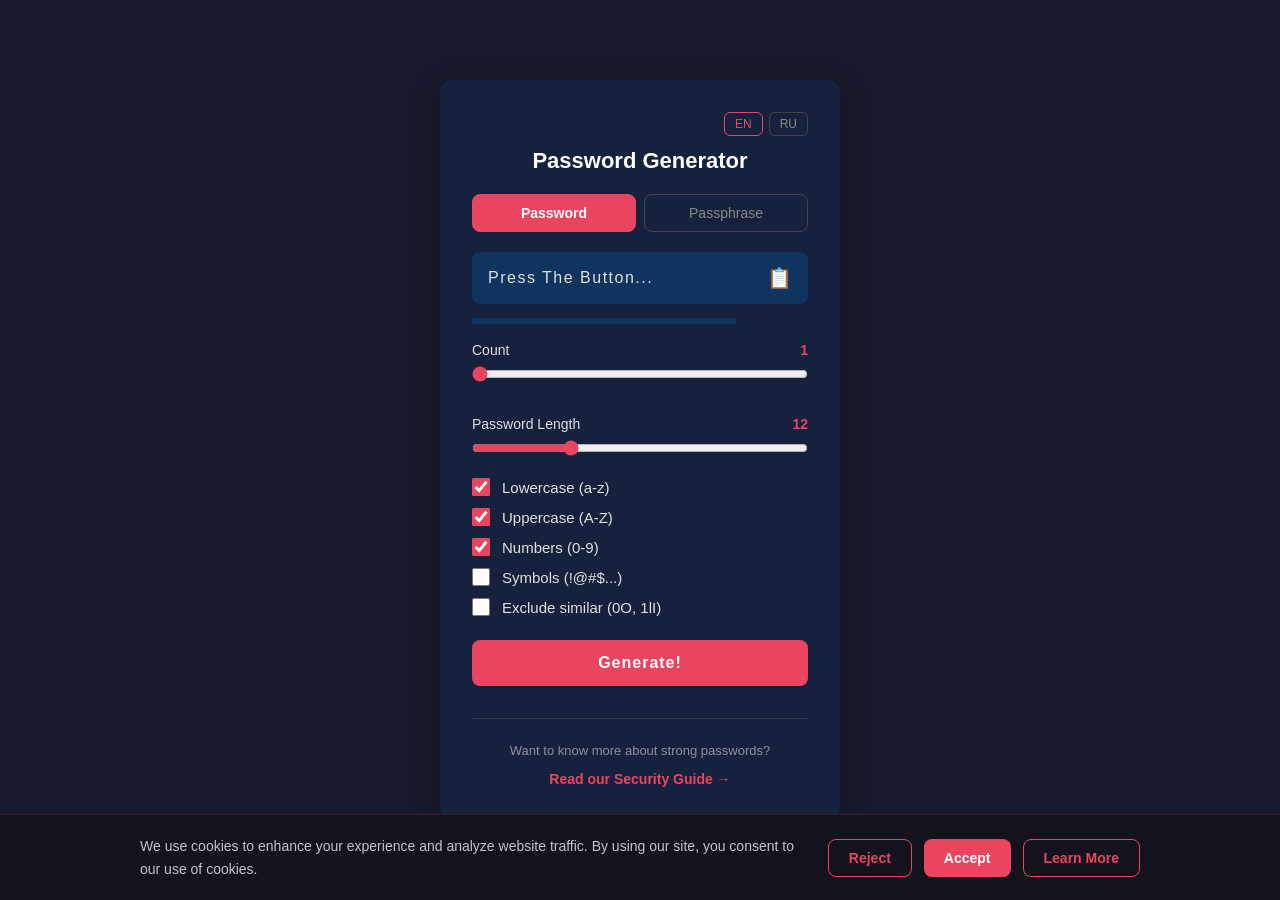
<file: index.html>
<!DOCTYPE html>
<html lang="en">
<head>
    <meta charset="UTF-8">
    <meta name="viewport" content="width=device-width, initial-scale=1.0">

    <meta http-equiv="Content-Security-Policy" content="script-src 'self' 'unsafe-inline';">    <!-- Primary SEO -->
    <title>Password Generator — Strong & Secure Passwords Online | Free Tool</title>
    <meta name="description" content="Generate strong, secure passwords and passphrases instantly. Free online password generator with length control, symbols, uppercase, numbers and strength indicator.">
    <meta name="keywords" content="password generator, secure password, random password, passphrase generator, strong password, free password tool, online password maker">
    <meta name="author" content="Gameskiller1">
    <meta name="robots" content="index, follow">
    <link rel="canonical" href="https://gameskiller1.github.io/Password-Generator/">

    <!-- Open Graph (Facebook, Telegram, VK) -->
    <meta property="og:type" content="website">
    <meta property="og:url" content="https://gameskiller1.github.io/Password-Generator/">
    <meta property="og:title" content="Password Generator — Strong & Secure Passwords Online">
    <meta property="og:description" content="Generate strong, secure passwords and passphrases instantly. Free online tool with strength indicator.">
    <meta property="og:image" content="https://gameskiller1.github.io/Password-Generator/assets/images/og-image.png">
    <meta property="og:locale" content="en_US">
    <meta property="og:locale:alternate" content="ru_RU">

    <!-- Twitter Card -->
    <meta name="twitter:card" content="summary_large_image">
    <meta name="twitter:url" content="https://gameskiller1.github.io/Password-Generator/">
    <meta name="twitter:title" content="Password Generator — Strong & Secure Passwords Online">
    <meta name="twitter:description" content="Generate strong, secure passwords and passphrases instantly. Free online tool with strength indicator.">
    <meta name="twitter:image" content="https://gameskiller1.github.io/Password-Generator/assets/images/og-image.png">

    <!-- Theme & PWA -->
    <meta name="theme-color" content="#e94560">
    <meta name="application-name" content="Password Generator">

    <!-- Favicon -->
    <link rel="icon" type="image/png" href="assets/icons/favicon.png">

    <link rel="stylesheet" href="css/styles.css">

    <meta name="google-site-verification" content="2ykH9omjoVWxklgExz_sNH7hOPQ3TyCgdtv5miTSQ7c"/>
</head>
<body>

<div class="card">

    <!-- Language switch -->
    <div class="lang-switch">
        <button class="lang-btn active" data-lang="en">EN</button>
        <button class="lang-btn" data-lang="ru">RU</button>
    </div>

    <h1 data-i18n="title">Password Generator</h1>

    <!-- Mode tabs -->
    <div class="tabs">
        <button class="tab-btn active" data-tab="password" data-i18n="tabPassword">Password</button>
        <button class="tab-btn" data-tab="passphrase" data-i18n="tabPassphrase">Passphrase</button>
    </div>

    <!-- ===== PASSWORD MODE ===== -->
    <div id="tab-password">

        <!-- Password output -->
        <div class="password-box">
            <span id="password-display">Press The Button...</span>
            <button class="copy-btn" title="Copy" data-target="password-display">📋</button>
        </div>

        <!-- Strength indicator -->
        <div class="strength-bar-wrap">
            <div class="strength-bar">
                <div id="strength-fill"></div>
            </div>
            <span id="strength-label"></span>
        </div>

        <!-- Count -->
        <div class="slider-section">
            <div class="slider-label">
                <span data-i18n="count">Count</span>
                <span id="count-value">1</span>
            </div>
            <input type="range" id="count-slider" min="1" max="10" value="1">
        </div>

        <!-- Multiple passwords output -->
        <div id="multi-output"></div>

        <!-- Length slider -->
        <div class="slider-section">
            <div class="slider-label">
                <span data-i18n="length">Password Length</span>
                <span id="length-value">12</span>
            </div>
            <input type="range" id="length-slider" min="4" max="32" value="12">
        </div>

        <!-- Checkboxes -->
        <div class="checkboxes">
            <label class="checkbox-item">
                <input type="checkbox" id="lowercase" checked>
                <span data-i18n="lowercase">Lowercase (a-z)</span>
            </label>
            <label class="checkbox-item">
                <input type="checkbox" id="uppercase" checked>
                <span data-i18n="uppercase">Uppercase (A-Z)</span>
            </label>
            <label class="checkbox-item">
                <input type="checkbox" id="numbers" checked>
                <span data-i18n="numbers">Numbers (0-9)</span>
            </label>
            <label class="checkbox-item">
                <input type="checkbox" id="symbols">
                <span data-i18n="symbols">Symbols (!@#$...)</span>
            </label>
            <label class="checkbox-item">
                <input type="checkbox" id="exclude-similar">
                <span data-i18n="excludeSimilar">Exclude similar (0O, 1lI)</span>
            </label>
        </div>

        <button class="generate-btn" id="generate-btn" data-i18n="generate">Generate!</button>
    </div>

    <!-- ===== PASSPHRASE MODE ===== -->
    <div id="tab-passphrase" class="hidden">

        <div class="password-box">
            <span id="passphrase-display">Press The Button...</span>
            <button class="copy-btn" title="Copy" data-target="passphrase-display">📋</button>
        </div>

        <!-- Strength indicator -->
        <div class="strength-bar-wrap">
            <div class="strength-bar">
                <div id="strength-fill-pp"></div>
            </div>
            <span id="strength-label-pp"></span>
        </div>

        <div class="slider-section">
            <div class="slider-label">
                <span data-i18n="wordCount">Word Count</span>
                <span id="word-count-value">4</span>
            </div>
            <input type="range" id="word-count-slider" min="3" max="8" value="4">
        </div>

        <div class="slider-section">
            <div class="slider-label">
                <span data-i18n="separator">Separator</span>
            </div>
            <div class="separator-options">
                <button class="sep-btn active" data-sep="-">-</button>
                <button class="sep-btn" data-sep=".">.</button>
                <button class="sep-btn" data-sep="_">_</button>
                <button class="sep-btn" data-sep=" ">space</button>
            </div>
        </div>

        <label class="checkbox-item" style="margin-bottom:20px">
            <input type="checkbox" id="pp-capitalize" checked>
            <span data-i18n="capitalize">Capitalize words</span>
        </label>

        <button class="generate-btn" id="generate-pp-btn" data-i18n="generate">Generate!</button>
    </div>
    <!-- Resources section -->
    <div class="resources-section">
        <p data-i18n="learnMore">Want to know more about strong passwords?</p>
        <a href="guide.html" class="resource-link" data-i18n="readGuide">Read our Security Guide →</a>
    </div>

</div>

<script src="js/script.js"></script>
<script src="js/cookies.js"></script>
</body>
</html>
</file>
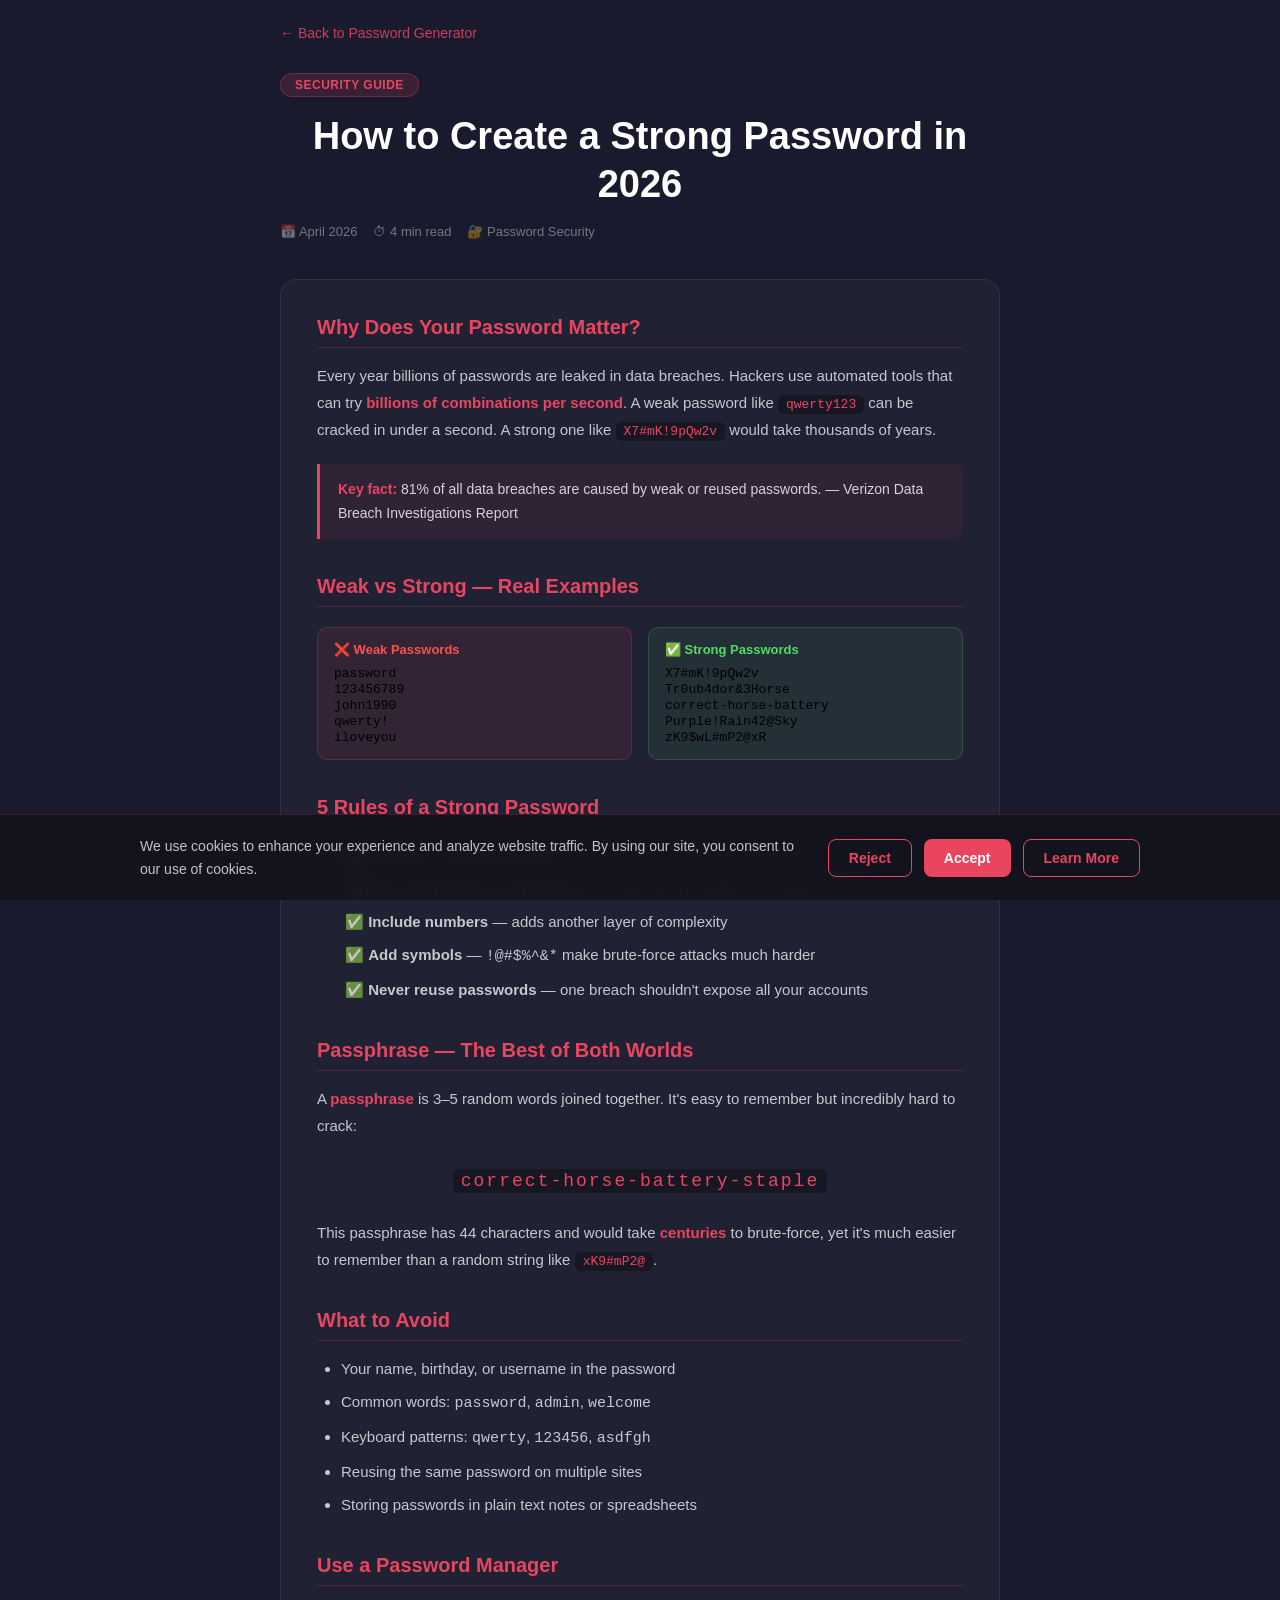
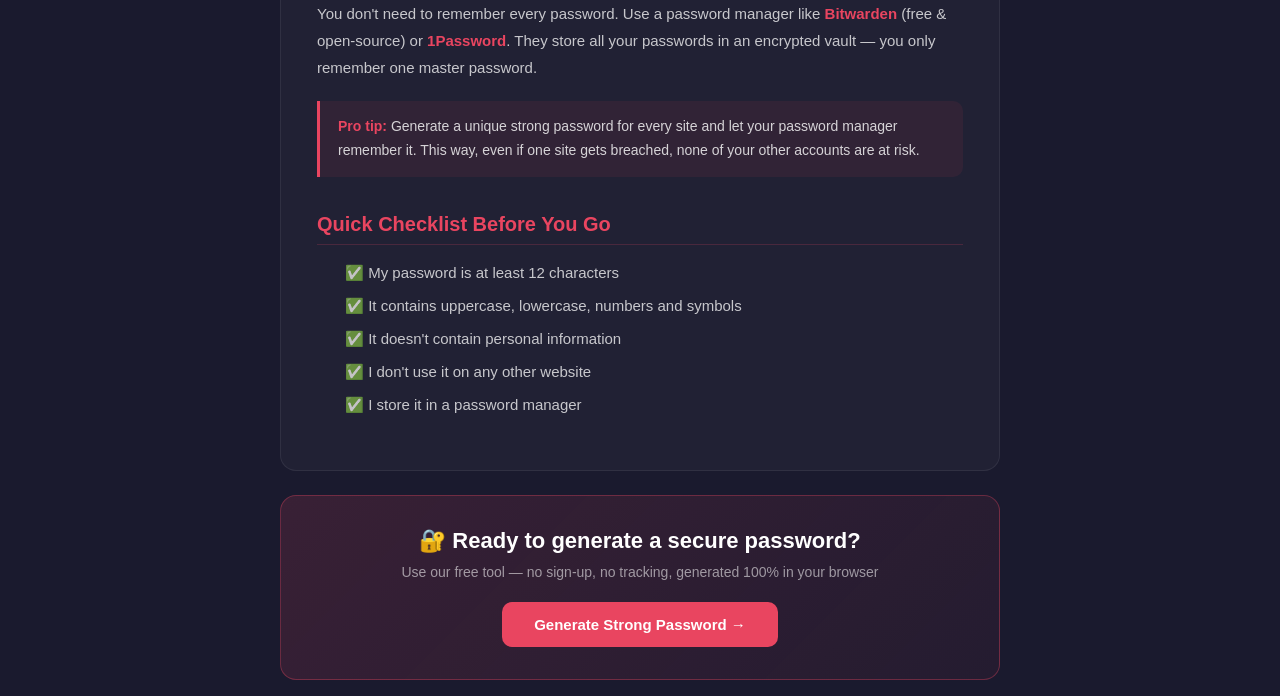
<file: guide.html>
<!DOCTYPE html>
<html lang="en">
<head>
    <meta charset="UTF-8">
    <meta name="viewport" content="width=device-width, initial-scale=1.0">

    <title>How to Create a Strong Password in 2026 | Password Generator</title>
    <meta name="description" content="Learn how to create a strong, secure password that protects your accounts. Tips, examples, and a free password generator tool.">
    <meta name="keywords" content="how to create strong password, secure password tips, password security, strong password guide">
    <meta name="author" content="Gameskiller1">
    <meta name="robots" content="index, follow">
    <link rel="canonical" href="https://gameskiller1.github.io/Password-Generator/guide.html">

    <meta property="og:type" content="article">
    <meta property="og:url" content="https://gameskiller1.github.io/Password-Generator/guide.html">
    <meta property="og:title" content="How to Create a Strong Password in 2026">
    <meta property="og:description" content="Learn how to create a strong, secure password that protects your accounts.">
    <meta property="og:image" content="https://gameskiller1.github.io/Password-Generator/assets/images/og-image.png">

    <link rel="icon" type="image/png" href="assets/icons/favicon.png">
    <link rel="stylesheet" href="css/styles.css">
</head>
<body>

<div class="article-wrap">

    <a href="index.html" class="back-link">← Back to Password Generator</a>

    <div class="article-header">
        <div class="article-tag">Security Guide</div>
        <h1>How to Create a Strong Password in 2026</h1>
        <div class="article-meta">
            <span>📅 April 2026</span>
            <span>⏱ 4 min read</span>
            <span>🔐 Password Security</span>
        </div>
    </div>

    <div class="article-body">

        <h2>Why Does Your Password Matter?</h2>
        <p>
            Every year billions of passwords are leaked in data breaches. Hackers use automated tools that can try
            <strong style="color:#e94560">billions of combinations per second</strong>. A weak password like
            <span class="example-password">qwerty123</span> can be cracked in under a second.
            A strong one like <span class="example-password">X7#mK!9pQw2v</span> would take thousands of years.
        </p>

        <div class="tip-box">
            <strong>Key fact:</strong> 81% of all data breaches are caused by weak or reused passwords.
            — Verizon Data Breach Investigations Report
        </div>

        <h2>Weak vs Strong — Real Examples</h2>

        <div class="bad-good">
            <div class="bad-box">
                <div class="label">❌ Weak Passwords</div>
                <div><code>password</code></div>
                <div><code>123456789</code></div>
                <div><code>john1990</code></div>
                <div><code>qwerty!</code></div>
                <div><code>iloveyou</code></div>
            </div>
            <div class="good-box">
                <div class="label">✅ Strong Passwords</div>
                <div><code>X7#mK!9pQw2v</code></div>
                <div><code>Tr0ub4dor&3Horse</code></div>
                <div><code>correct-horse-battery</code></div>
                <div><code>Purple!Rain42@Sky</code></div>
                <div><code>zK9$wL#mP2@xR</code></div>
            </div>
        </div>

        <h2>5 Rules of a Strong Password</h2>
        <ul class="checklist">
            <li><strong>At least 12 characters long</strong> — length is the #1 factor in password strength</li>
            <li><strong>Mix of uppercase + lowercase</strong> — doubles the possible combinations</li>
            <li><strong>Include numbers</strong> — adds another layer of complexity</li>
            <li><strong>Add symbols</strong> — <code>!@#$%^&*</code> make brute-force attacks much harder</li>
            <li><strong>Never reuse passwords</strong> — one breach shouldn't expose all your accounts</li>
        </ul>

        <h2>Passphrase — The Best of Both Worlds</h2>
        <p>
            A <strong style="color:#e94560">passphrase</strong> is 3–5 random words joined together.
            It's easy to remember but incredibly hard to crack:
        </p>
        <p style="text-align:center; font-size: 22px; letter-spacing: 2px; color: #fff; margin: 20px 0;">
            <span class="example-password" style="font-size:18px">correct-horse-battery-staple</span>
        </p>
        <p>
            This passphrase has 44 characters and would take <strong style="color:#e94560">centuries</strong> to brute-force,
            yet it's much easier to remember than a random string like <span class="example-password">xK9#mP2@</span>.
        </p>

        <h2>What to Avoid</h2>
        <ul>
            <li>Your name, birthday, or username in the password</li>
            <li>Common words: <code>password</code>, <code>admin</code>, <code>welcome</code></li>
            <li>Keyboard patterns: <code>qwerty</code>, <code>123456</code>, <code>asdfgh</code></li>
            <li>Reusing the same password on multiple sites</li>
            <li>Storing passwords in plain text notes or spreadsheets</li>
        </ul>

        <h2>Use a Password Manager</h2>
        <p>
            You don't need to remember every password. Use a password manager like
            <strong style="color:#e94560">Bitwarden</strong> (free & open-source) or <strong style="color:#e94560">1Password</strong>.
            They store all your passwords in an encrypted vault — you only remember one master password.
        </p>

        <div class="tip-box">
            <strong>Pro tip:</strong> Generate a unique strong password for every site and let your password manager
            remember it. This way, even if one site gets breached, none of your other accounts are at risk.
        </div>

        <h2>Quick Checklist Before You Go</h2>
        <ul class="checklist">
            <li>My password is at least 12 characters</li>
            <li>It contains uppercase, lowercase, numbers and symbols</li>
            <li>It doesn't contain personal information</li>
            <li>I don't use it on any other website</li>
            <li>I store it in a password manager</li>
        </ul>

    </div>

    <!-- CTA -->
    <div class="cta-box">
        <h3>🔐 Ready to generate a secure password?</h3>
        <p>Use our free tool — no sign-up, no tracking, generated 100% in your browser</p>
        <a href="index.html">Generate Strong Password →</a>
    </div>

</div>
<script src="js/cookies.js"></script>
</body>
</html>
</file>
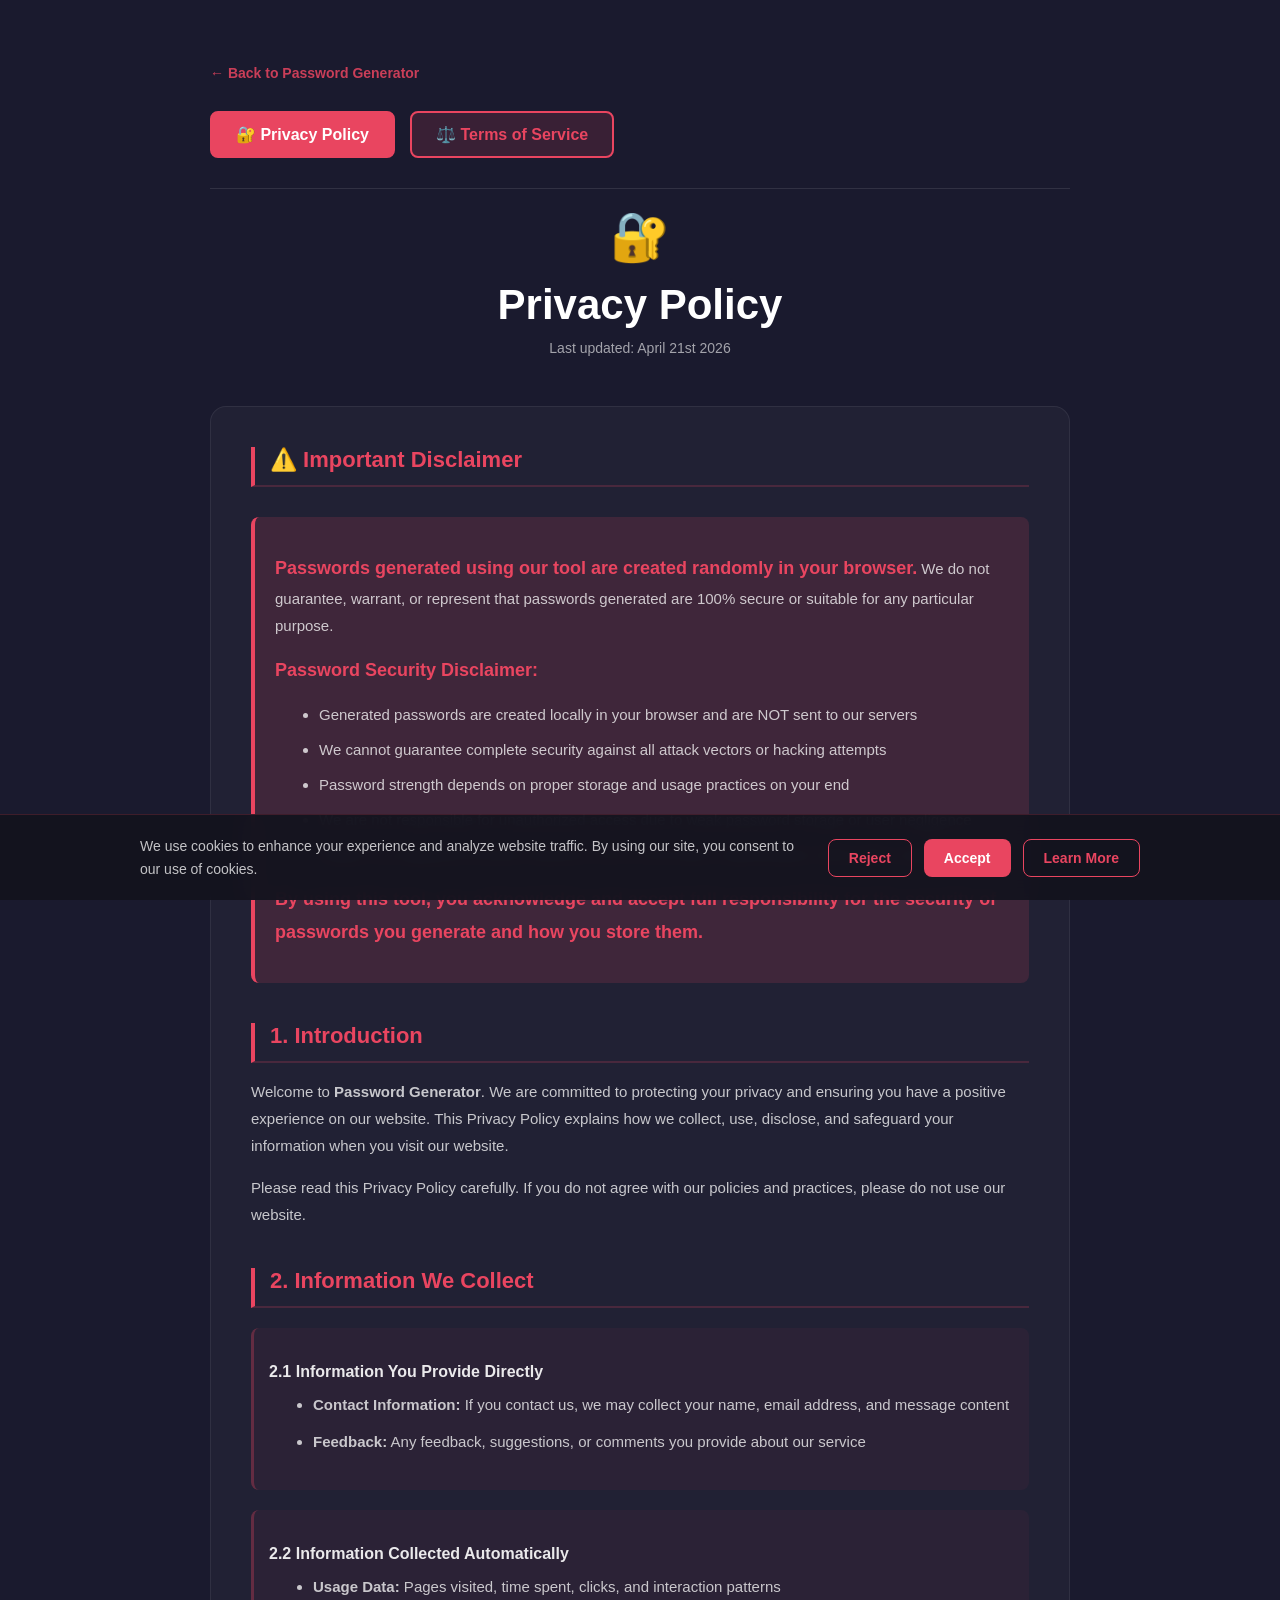
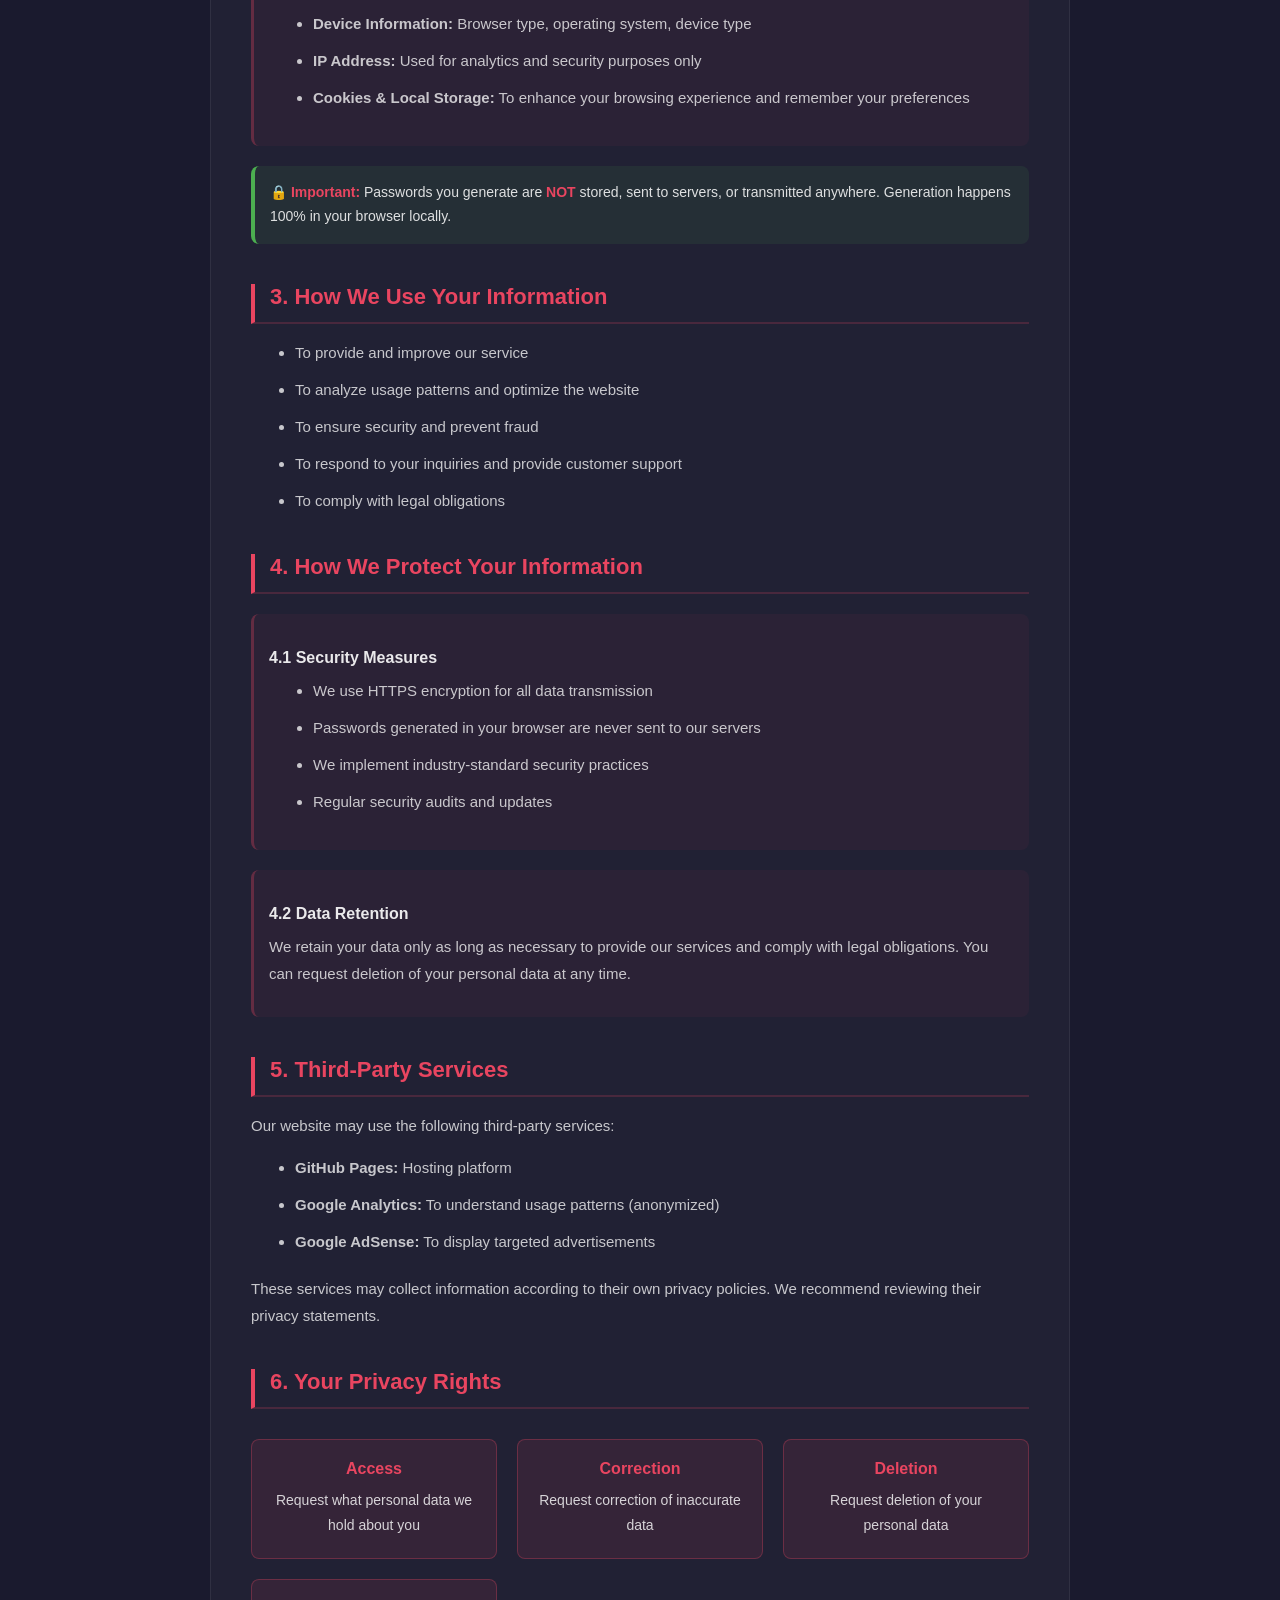
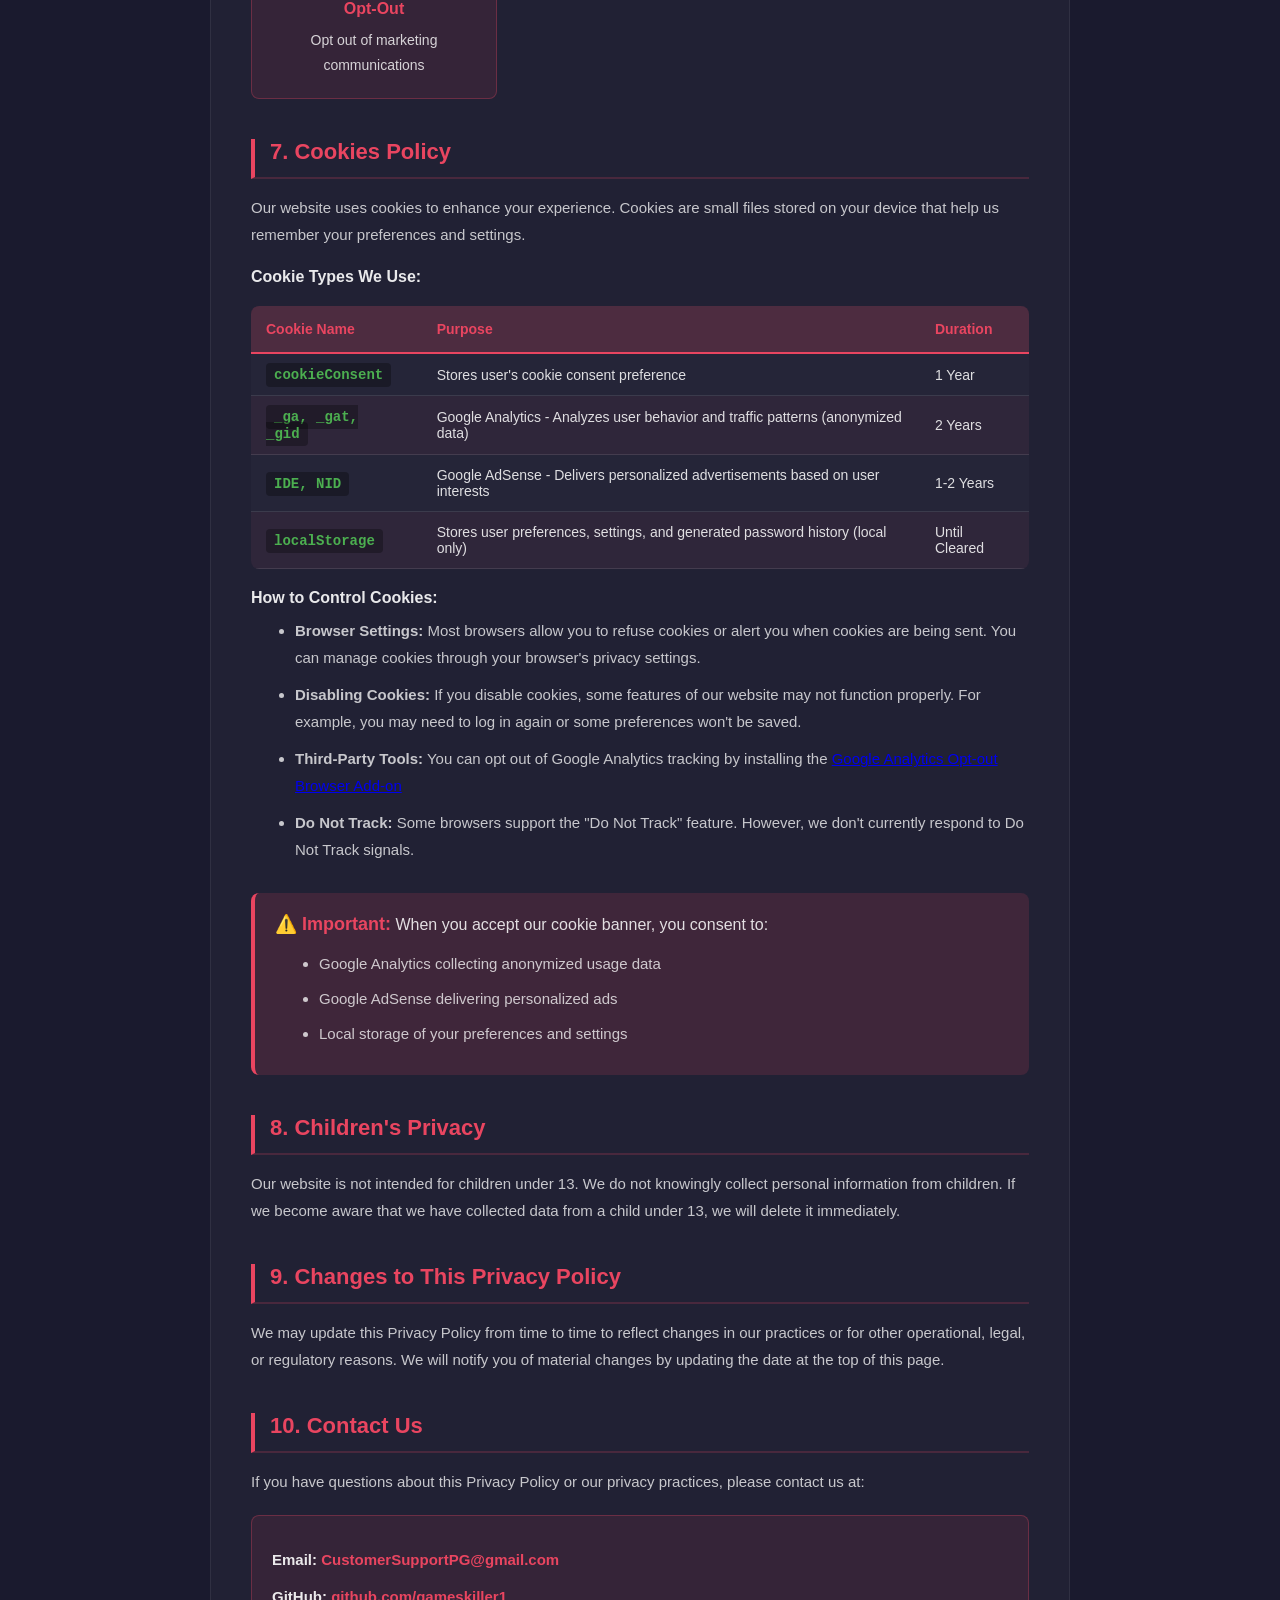
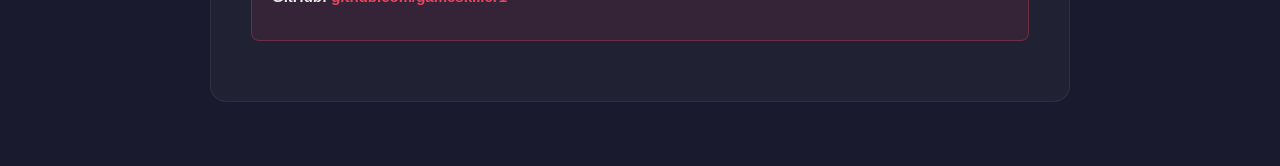
<file: privacy-policy.html>
<!DOCTYPE html>
<html lang="en">
<head>
    <meta charset="UTF-8">
    <meta name="viewport" content="width=device-width, initial-scale=1.0">
    
    <title>Privacy Policy | Password Generator</title>
    <meta name="description" content="Privacy Policy for Password Generator. Learn how we collect, use and protect your data.">
    <meta name="robots" content="index, follow">
    <link rel="canonical" href="https://gameskiller1.github.io/Password-Generator/privacy-policy.html">
    
    <link rel="icon" type="image/png" href="assets/icons/favicon.png">
    <link rel="stylesheet" href="css/styles.css">
    <link rel="stylesheet" href="css/legal-pages.css">

    <!-- JSON-LD Schema для SEO -->
    <script type="application/ld+json">
    {
        "@context": "https://schema.org",
        "@type": "WebPage",
        "name": "Privacy Policy - Password Generator",
        "description": "Privacy Policy for Password Generator. Learn how we collect, use and protect your data.",
        "url": "https://gameskiller1.github.io/Password-Generator/privacy-policy.html",
        "isPartOf": {
            "@type": "WebSite",
            "name": "Password Generator",
            "url": "https://gameskiller1.github.io/Password-Generator/"
        },
        "dateModified": "2026-04-21",
        "inLanguage": "en-US"
    }
    </script>
</head>
<body>

<div class="policy-wrap">

    <a href="index.html" class="back-link">← Back to Password Generator</a>

    <!-- NAVIGATION BUTTONS -->
    <div class="legal-nav">
        <a href="privacy-policy.html" class="active">🔐 Privacy Policy</a>
        <a href="terms-of-service.html">⚖️ Terms of Service</a>
    </div>
    <div class="nav-separator"></div>

    <div class="policy-header">
        <div class="policy-icon">🔐</div>
        <h1>Privacy Policy</h1>
        <p class="policy-updated">Last updated: April 21st 2026</p>
    </div>

    <div class="policy-body">

        <!-- DISCLAIMER SECTION -->
        <section class="policy-section disclaimer-section">
            <h2>⚠️ Important Disclaimer</h2>
            <div class="disclaimer-box">
                <p>
                    <strong>Passwords generated using our tool are created randomly in your browser.</strong> 
                    We do not guarantee, warrant, or represent that passwords generated are 100% secure or suitable for any particular purpose.
                </p>
                <p>
                    <strong>Password Security Disclaimer:</strong>
                </p>
                <ul>
                    <li>Generated passwords are created locally in your browser and are NOT sent to our servers</li>
                    <li>We cannot guarantee complete security against all attack vectors or hacking attempts</li>
                    <li>Password strength depends on proper storage and usage practices on your end</li>
                    <li>We are not responsible for unauthorized access due to weak password storage or user negligence</li>
                    <li>Always use additional security measures such as two-factor authentication (2FA) when available</li>
                </ul>
                <p>
                    <strong>By using this tool, you acknowledge and accept full responsibility for the security of passwords you generate and how you store them.</strong>
                </p>
            </div>
        </section>

        <section class="policy-section">
            <h2>1. Introduction</h2>
            <p>
                Welcome to <strong>Password Generator</strong>. We are committed to protecting your privacy and ensuring you 
                have a positive experience on our website. This Privacy Policy explains how we collect, use, disclose, and 
                safeguard your information when you visit our website.
            </p>
            <p>
                Please read this Privacy Policy carefully. If you do not agree with our policies and practices, please do not use our website.
            </p>
        </section>

        <section class="policy-section">
            <h2>2. Information We Collect</h2>
            
            <div class="subsection">
                <h3>2.1 Information You Provide Directly</h3>
                <ul>
                    <li><strong>Contact Information:</strong> If you contact us, we may collect your name, email address, and message content</li>
                    <li><strong>Feedback:</strong> Any feedback, suggestions, or comments you provide about our service</li>
                </ul>
            </div>

            <div class="subsection">
                <h3>2.2 Information Collected Automatically</h3>
                <ul>
                    <li><strong>Usage Data:</strong> Pages visited, time spent, clicks, and interaction patterns</li>
                    <li><strong>Device Information:</strong> Browser type, operating system, device type</li>
                    <li><strong>IP Address:</strong> Used for analytics and security purposes only</li>
                    <li><strong>Cookies & Local Storage:</strong> To enhance your browsing experience and remember your preferences</li>
                </ul>
            </div>

            <div class="tip-box-policy">
                <strong>🔒 Important:</strong> Passwords you generate are <strong>NOT</strong> stored, sent to servers, or transmitted anywhere. 
                Generation happens 100% in your browser locally.
            </div>
        </section>

        <section class="policy-section">
            <h2>3. How We Use Your Information</h2>
            <ul>
                <li>To provide and improve our service</li>
                <li>To analyze usage patterns and optimize the website</li>
                <li>To ensure security and prevent fraud</li>
                <li>To respond to your inquiries and provide customer support</li>
                <li>To comply with legal obligations</li>
            </ul>
        </section>

        <section class="policy-section">
            <h2>4. How We Protect Your Information</h2>
            
            <div class="subsection">
                <h3>4.1 Security Measures</h3>
                <ul>
                    <li>We use HTTPS encryption for all data transmission</li>
                    <li>Passwords generated in your browser are never sent to our servers</li>
                    <li>We implement industry-standard security practices</li>
                    <li>Regular security audits and updates</li>
                </ul>
            </div>

            <div class="subsection">
                <h3>4.2 Data Retention</h3>
                <p>
                    We retain your data only as long as necessary to provide our services and comply with legal obligations. 
                    You can request deletion of your personal data at any time.
                </p>
            </div>
        </section>

        <section class="policy-section">
            <h2>5. Third-Party Services</h2>
            <p>Our website may use the following third-party services:</p>
            <ul>
                <li><strong>GitHub Pages:</strong> Hosting platform</li>
                <li><strong>Google Analytics:</strong> To understand usage patterns (anonymized)</li>
                <li><strong>Google AdSense:</strong> To display targeted advertisements</li>
            </ul>
            <p>
                These services may collect information according to their own privacy policies. 
                We recommend reviewing their privacy statements.
            </p>
        </section>

        <section class="policy-section">
            <h2>6. Your Privacy Rights</h2>
            <div class="rights-grid">
                <div class="right-item">
                    <h4>Access</h4>
                    <p>Request what personal data we hold about you</p>
                </div>
                <div class="right-item">
                    <h4>Correction</h4>
                    <p>Request correction of inaccurate data</p>
                </div>
                <div class="right-item">
                    <h4>Deletion</h4>
                    <p>Request deletion of your personal data</p>
                </div>
                <div class="right-item">
                    <h4>Opt-Out</h4>
                    <p>Opt out of marketing communications</p>
                </div>
            </div>
        </section>

        <section class="policy-section">
            <h2>7. Cookies Policy</h2>
            <p>
                Our website uses cookies to enhance your experience. Cookies are small files stored on your device 
                that help us remember your preferences and settings.
            </p>
            
            <h3>Cookie Types We Use:</h3>
            
            <table class="cookies-table">
                <thead>
                    <tr>
                        <th>Cookie Name</th>
                        <th>Purpose</th>
                        <th>Duration</th>
                    </tr>
                </thead>
                <tbody>
                    <tr>
                        <td><code>cookieConsent</code></td>
                        <td>Stores user's cookie consent preference</td>
                        <td>1 Year</td>
                    </tr>
                    <tr>
                        <td><code>_ga, _gat, _gid</code></td>
                        <td>Google Analytics - Analyzes user behavior and traffic patterns (anonymized data)</td>
                        <td>2 Years</td>
                    </tr>
                    <tr>
                        <td><code>IDE, NID</code></td>
                        <td>Google AdSense - Delivers personalized advertisements based on user interests</td>
                        <td>1-2 Years</td>
                    </tr>
                    <tr>
                        <td><code>localStorage</code></td>
                        <td>Stores user preferences, settings, and generated password history (local only)</td>
                        <td>Until Cleared</td>
                    </tr>
                </tbody>
            </table>

            <h3>How to Control Cookies:</h3>
            <ul>
                <li><strong>Browser Settings:</strong> Most browsers allow you to refuse cookies or alert you when cookies are being sent. You can manage cookies through your browser's privacy settings.</li>
                <li><strong>Disabling Cookies:</strong> If you disable cookies, some features of our website may not function properly. For example, you may need to log in again or some preferences won't be saved.</li>
                <li><strong>Third-Party Tools:</strong> You can opt out of Google Analytics tracking by installing the <a href="https://tools.google.com/dlpage/gaoptout" target="_blank">Google Analytics Opt-out Browser Add-on</a></li>
                <li><strong>Do Not Track:</strong> Some browsers support the "Do Not Track" feature. However, we don't currently respond to Do Not Track signals.</li>
            </ul>

            <div class="disclaimer-box">
                <strong>⚠️ Important:</strong> When you accept our cookie banner, you consent to:
                <ul>
                    <li>Google Analytics collecting anonymized usage data</li>
                    <li>Google AdSense delivering personalized ads</li>
                    <li>Local storage of your preferences and settings</li>
                </ul>
            </div>
        </section>

        <section class="policy-section">
            <h2>8. Children's Privacy</h2>
            <p>
                Our website is not intended for children under 13. We do not knowingly collect personal information 
                from children. If we become aware that we have collected data from a child under 13, we will delete it immediately.
            </p>
        </section>

        <section class="policy-section">
            <h2>9. Changes to This Privacy Policy</h2>
            <p>
                We may update this Privacy Policy from time to time to reflect changes in our practices or for other operational, 
                legal, or regulatory reasons. We will notify you of material changes by updating the date at the top of this page.
            </p>
        </section>

        <section class="policy-section">
            <h2>10. Contact Us</h2>
            <p>
                If you have questions about this Privacy Policy or our privacy practices, please contact us at:
            </p>
            <div class="contact-box">
                <p><strong>Email:</strong> <a href="mailto:CustomerSupportPG@gmail.com">CustomerSupportPG@gmail.com</a></p>
                <p><strong>GitHub:</strong> <a href="https://github.com/gameskiller1" target="_blank">github.com/gameskiller1</a></p>
            </div>
        </section>

    </div>

</div>

<script src="js/cookies.js"></script>
</body>
</html>
</file>
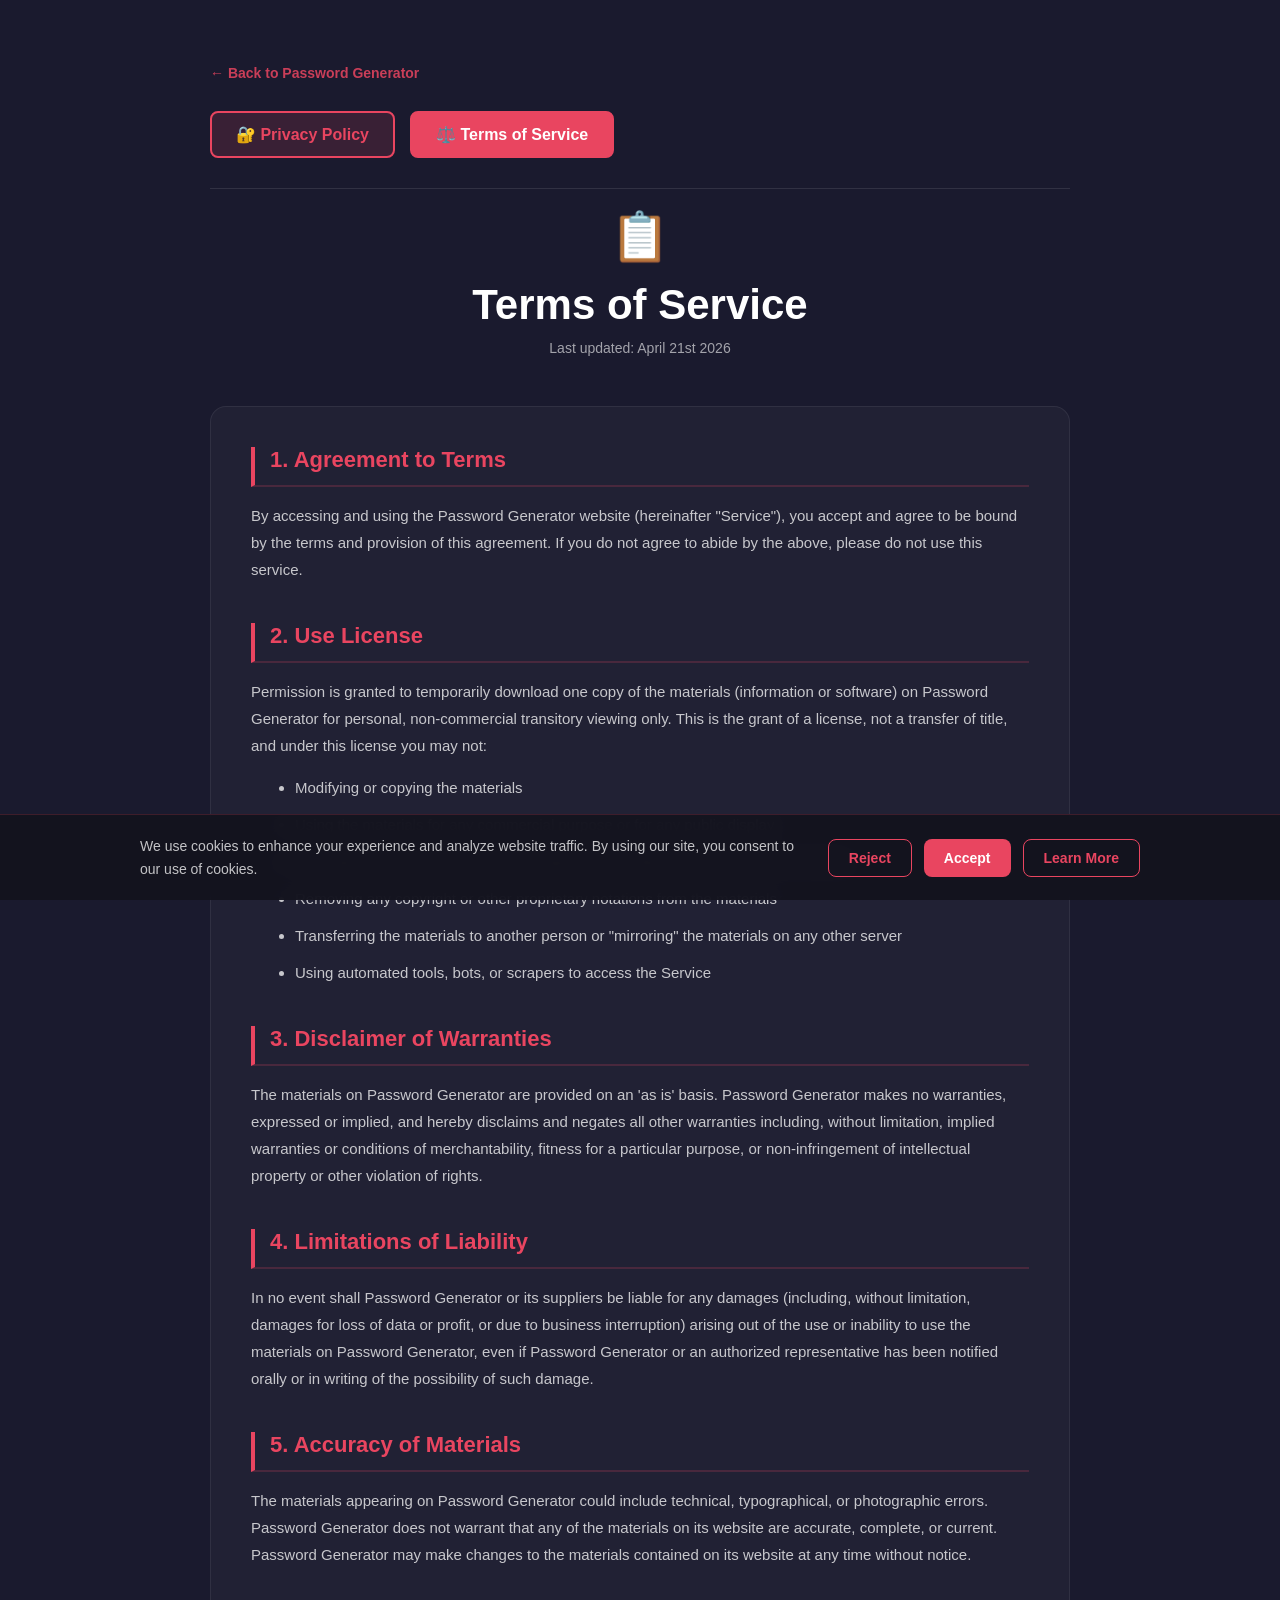
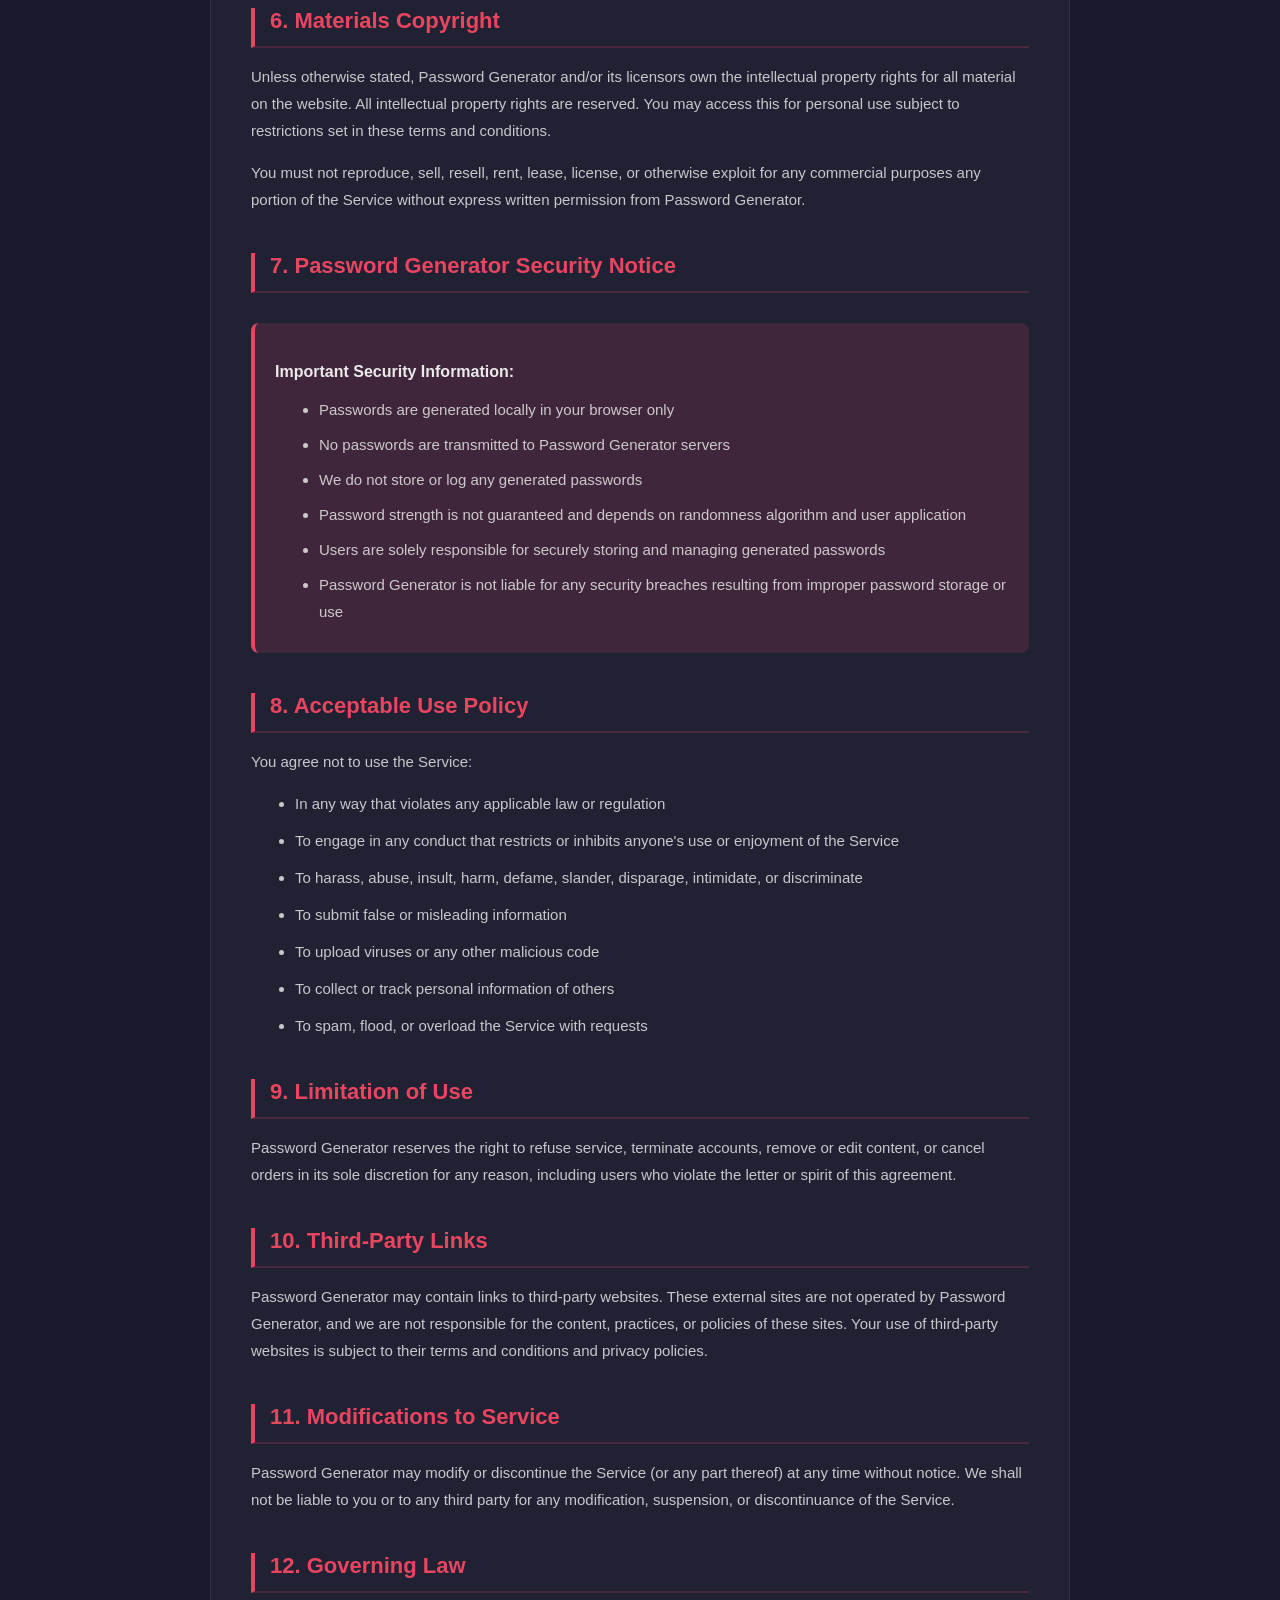
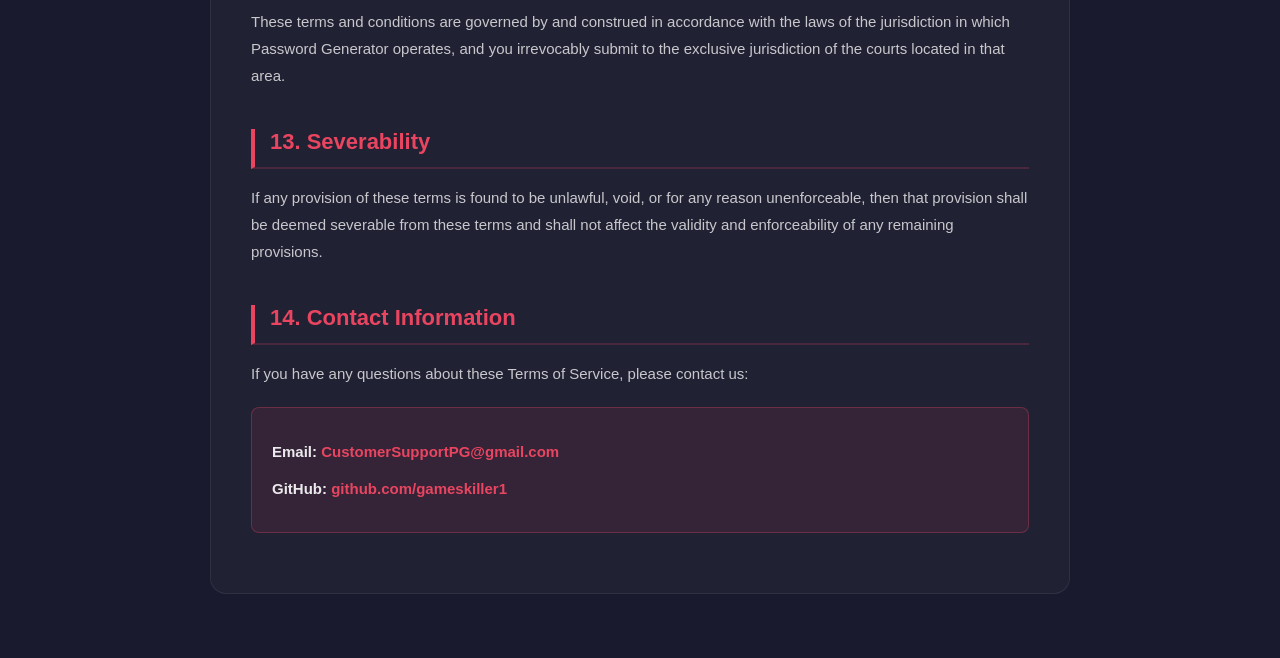
<file: terms-of-service.html>
<!DOCTYPE html>
<html lang="en">
<head>
    <meta charset="UTF-8">
    <meta name="viewport" content="width=device-width, initial-scale=1.0">
    
    <title>Terms of Service | Password Generator</title>
    <meta name="description" content="Terms of Service for Password Generator. Read our terms and conditions for using this service.">
    <meta name="robots" content="index, follow">
    <link rel="canonical" href="https://gameskiller1.github.io/Password-Generator/terms-of-service.html">
    
    <link rel="icon" type="image/png" href="assets/icons/favicon.png">
    <link rel="stylesheet" href="css/styles.css">
    <link rel="stylesheet" href="css/legal-pages.css">

    <!-- JSON-LD Schema для SEO -->
    <script type="application/ld+json">
    {
        "@context": "https://schema.org",
        "@type": "WebPage",
        "name": "Terms of Service - Password Generator",
        "description": "Terms of Service for Password Generator. Read our terms and conditions for using this service.",
        "url": "https://gameskiller1.github.io/Password-Generator/terms-of-service.html",
        "isPartOf": {
            "@type": "WebSite",
            "name": "Password Generator",
            "url": "https://gameskiller1.github.io/Password-Generator/"
        },
        "dateModified": "2026-04-21",
        "inLanguage": "en-US"
    }
    </script>
</head>
<body>

<div class="policy-wrap">

    <a href="index.html" class="back-link">← Back to Password Generator</a>

    <!-- NAVIGATION BUTTONS -->
    <div class="legal-nav">
        <a href="privacy-policy.html">🔐 Privacy Policy</a>
        <a href="terms-of-service.html" class="active">⚖️ Terms of Service</a>
    </div>
    <div class="nav-separator"></div>

    <div class="policy-header">
        <div class="policy-icon">📋</div>
        <h1>Terms of Service</h1>
        <p class="policy-updated">Last updated: April 21st 2026</p>
    </div>

    <div class="policy-body">

        <section class="policy-section">
            <h2>1. Agreement to Terms</h2>
            <p>
                By accessing and using the Password Generator website (hereinafter "Service"), you accept and agree to be bound by 
                the terms and provision of this agreement. If you do not agree to abide by the above, please do not use this service.
            </p>
        </section>

        <section class="policy-section">
            <h2>2. Use License</h2>
            <p>
                Permission is granted to temporarily download one copy of the materials (information or software) on Password Generator 
                for personal, non-commercial transitory viewing only. This is the grant of a license, not a transfer of title, and under 
                this license you may not:
            </p>
            <ul>
                <li>Modifying or copying the materials</li>
                <li>Using the materials for any commercial purpose or for any public display</li>
                <li>Attempting to decompile or reverse engineer any software contained on the Service</li>
                <li>Removing any copyright or other proprietary notations from the materials</li>
                <li>Transferring the materials to another person or "mirroring" the materials on any other server</li>
                <li>Using automated tools, bots, or scrapers to access the Service</li>
            </ul>
        </section>

        <section class="policy-section">
            <h2>3. Disclaimer of Warranties</h2>
            <p>
                The materials on Password Generator are provided on an 'as is' basis. Password Generator makes no warranties, expressed or implied, 
                and hereby disclaims and negates all other warranties including, without limitation, implied warranties or conditions of merchantability, 
                fitness for a particular purpose, or non-infringement of intellectual property or other violation of rights.
            </p>
        </section>

        <section class="policy-section">
            <h2>4. Limitations of Liability</h2>
            <p>
                In no event shall Password Generator or its suppliers be liable for any damages (including, without limitation, damages for loss of data 
                or profit, or due to business interruption) arising out of the use or inability to use the materials on Password Generator, even if 
                Password Generator or an authorized representative has been notified orally or in writing of the possibility of such damage.
            </p>
        </section>

        <section class="policy-section">
            <h2>5. Accuracy of Materials</h2>
            <p>
                The materials appearing on Password Generator could include technical, typographical, or photographic errors. Password Generator does not 
                warrant that any of the materials on its website are accurate, complete, or current. Password Generator may make changes to the materials 
                contained on its website at any time without notice.
            </p>
        </section>

        <section class="policy-section">
            <h2>6. Materials Copyright</h2>
            <p>
                Unless otherwise stated, Password Generator and/or its licensors own the intellectual property rights for all material on the website. 
                All intellectual property rights are reserved. You may access this for personal use subject to restrictions set in these terms and conditions.
            </p>
            <p>
                You must not reproduce, sell, resell, rent, lease, license, or otherwise exploit for any commercial purposes any portion of the Service 
                without express written permission from Password Generator.
            </p>
        </section>

        <section class="policy-section">
            <h2>7. Password Generator Security Notice</h2>
            <div class="disclaimer-box">
                <h3>Important Security Information:</h3>
                <ul>
                    <li>Passwords are generated locally in your browser only</li>
                    <li>No passwords are transmitted to Password Generator servers</li>
                    <li>We do not store or log any generated passwords</li>
                    <li>Password strength is not guaranteed and depends on randomness algorithm and user application</li>
                    <li>Users are solely responsible for securely storing and managing generated passwords</li>
                    <li>Password Generator is not liable for any security breaches resulting from improper password storage or use</li>
                </ul>
            </div>
        </section>

        <section class="policy-section">
            <h2>8. Acceptable Use Policy</h2>
            <p>You agree not to use the Service:</p>
            <ul>
                <li>In any way that violates any applicable law or regulation</li>
                <li>To engage in any conduct that restricts or inhibits anyone's use or enjoyment of the Service</li>
                <li>To harass, abuse, insult, harm, defame, slander, disparage, intimidate, or discriminate</li>
                <li>To submit false or misleading information</li>
                <li>To upload viruses or any other malicious code</li>
                <li>To collect or track personal information of others</li>
                <li>To spam, flood, or overload the Service with requests</li>
            </ul>
        </section>

        <section class="policy-section">
            <h2>9. Limitation of Use</h2>
            <p>
                Password Generator reserves the right to refuse service, terminate accounts, remove or edit content, or cancel orders in its sole discretion 
                for any reason, including users who violate the letter or spirit of this agreement.
            </p>
        </section>

        <section class="policy-section">
            <h2>10. Third-Party Links</h2>
            <p>
                Password Generator may contain links to third-party websites. These external sites are not operated by Password Generator, and we are not 
                responsible for the content, practices, or policies of these sites. Your use of third-party websites is subject to their terms and conditions 
                and privacy policies.
            </p>
        </section>

        <section class="policy-section">
            <h2>11. Modifications to Service</h2>
            <p>
                Password Generator may modify or discontinue the Service (or any part thereof) at any time without notice. We shall not be liable to you or 
                to any third party for any modification, suspension, or discontinuance of the Service.
            </p>
        </section>

        <section class="policy-section">
            <h2>12. Governing Law</h2>
            <p>
                These terms and conditions are governed by and construed in accordance with the laws of the jurisdiction in which Password Generator operates, 
                and you irrevocably submit to the exclusive jurisdiction of the courts located in that area.
            </p>
        </section>

        <section class="policy-section">
            <h2>13. Severability</h2>
            <p>
                If any provision of these terms is found to be unlawful, void, or for any reason unenforceable, then that provision shall be deemed severable 
                from these terms and shall not affect the validity and enforceability of any remaining provisions.
            </p>
        </section>

        <section class="policy-section">
            <h2>14. Contact Information</h2>
            <p>If you have any questions about these Terms of Service, please contact us:</p>
            <div class="contact-box">
                <p><strong>Email:</strong> <a href="mailto:CustomerSupportPG@gmail.com">CustomerSupportPG@gmail.com</a></p>
                <p><strong>GitHub:</strong> <a href="https://github.com/gameskiller1" target="_blank">github.com/gameskiller1</a></p>
            </div>
        </section>

    </div>

</div>

<script src="js/cookies.js"></script>
</body>
</html>
</file>
<file: css/styles.css>
/* === INDEX PAGE STYLES === */

* {
    margin: 0;
    padding: 0;
    box-sizing: border-box;
}

body {
    background-color: #1a1a2e;
    display: flex;
    justify-content: center;
    align-items: center;
    min-height: 100vh;
    font-family: Arial, sans-serif;
    padding: 24px;
}

.card {
    background-color: #16213e;
    border-radius: 12px;
    padding: 32px;
    width: 400px;
    box-shadow: 0 8px 32px rgba(0,0,0,0.4);
}

/* --- Language switch --- */
.lang-switch {
    display: flex;
    justify-content: flex-end;
    gap: 6px;
    margin-bottom: 12px;
}

.lang-btn {
    background: none;
    border: 1px solid #444;
    color: #888;
    border-radius: 6px;
    padding: 4px 10px;
    font-size: 12px;
    cursor: pointer;
    transition: all 0.2s;
}

.lang-btn.active {
    border-color: #e94560;
    color: #e94560;
}

/* --- Title --- */
h1 {
    color: #ffffff;
    text-align: center;
    margin-bottom: 20px;
    font-size: 22px;
}

/* --- Tabs --- */
.tabs {
    display: flex;
    gap: 8px;
    margin-bottom: 20px;
}

.tab-btn {
    flex: 1;
    padding: 10px;
    border: 1px solid #444;
    background: none;
    color: #888;
    border-radius: 8px;
    cursor: pointer;
    font-size: 14px;
    transition: all 0.2s;
}

.tab-btn.active {
    background-color: #e94560;
    border-color: #e94560;
    color: #fff;
    font-weight: bold;
}

/* --- Password field --- */
.password-box {
    background-color: #0f3460;
    border-radius: 8px;
    padding: 14px 16px;
    display: flex;
    justify-content: space-between;
    align-items: center;
    margin-bottom: 14px;
    min-height: 52px;
}

.password-box span {
    color: #e0e0e0;
    font-size: 16px;
    letter-spacing: 1.5px;
    word-break: break-all;
    flex: 1;
    padding-right: 10px;
}

.copy-btn {
    background: none;
    border: none;
    font-size: 20px;
    cursor: pointer;
    flex-shrink: 0;
}

/* --- Strength bar --- */
.strength-bar-wrap {
    display: flex;
    align-items: center;
    gap: 12px;
    margin-bottom: 18px;
}

.strength-bar {
    flex: 1;
    height: 6px;
    background-color: #0f3460;
    border-radius: 4px;
    overflow: hidden;
}

#strength-fill,
#strength-fill-pp {
    height: 100%;
    width: 0%;
    border-radius: 4px;
    transition: width 0.4s, background-color 0.4s;
}

#strength-label,
#strength-label-pp {
    font-size: 13px;
    font-weight: bold;
    min-width: 60px;
    text-align: right;
}

/* --- Multi output --- */
#multi-output {
    display: flex;
    flex-direction: column;
    gap: 6px;
    margin-bottom: 12px;
}

.multi-item {
    background-color: #0f3460;
    border-radius: 6px;
    padding: 10px 14px;
    display: flex;
    justify-content: space-between;
    align-items: center;
}

.multi-item span {
    color: #ccc;
    font-size: 14px;
    letter-spacing: 1px;
    word-break: break-all;
    flex: 1;
    padding-right: 8px;
}

.multi-item button {
    background: none;
    border: none;
    cursor: pointer;
    font-size: 16px;
    flex-shrink: 0;
}

/* --- Slider --- */
.slider-section {
    margin-bottom: 18px;
}

.slider-label {
    display: flex;
    justify-content: space-between;
    color: #e0e0e0;
    margin-bottom: 8px;
    font-size: 14px;
}

.slider-label span:last-child {
    color: #e94560;
    font-weight: bold;
}

input[type="range"] {
    width: 100%;
    accent-color: #e94560;
    cursor: pointer;
}

/* --- Checkboxes --- */
.checkboxes {
    display: flex;
    flex-direction: column;
    gap: 12px;
    margin-bottom: 24px;
}

.checkbox-item {
    display: flex;
    align-items: center;
    gap: 12px;
    color: #e0e0e0;
    font-size: 15px;
    cursor: pointer;
}

.checkbox-item input[type="checkbox"] {
    width: 18px;
    height: 18px;
    accent-color: #e94560;
    cursor: pointer;
}

/* --- Separator buttons --- */
.separator-options {
    display: flex;
    gap: 8px;
}

.sep-btn {
    padding: 6px 14px;
    border: 1px solid #444;
    background: none;
    color: #aaa;
    border-radius: 6px;
    cursor: pointer;
    font-size: 14px;
    transition: all 0.2s;
}

.sep-btn.active {
    border-color: #e94560;
    color: #e94560;
}

/* --- Generate button --- */
.generate-btn {
    width: 100%;
    padding: 14px;
    background-color: #e94560;
    color: #ffffff;
    font-size: 16px;
    font-weight: bold;
    border: none;
    border-radius: 8px;
    cursor: pointer;
    letter-spacing: 1px;
    transition: background-color 0.2s;
}

.generate-btn:hover {
    background-color: #c73652;
}

.hidden {
    display: none;
}

.resources-section {
    margin-top: 32px;
    padding-top: 24px;
    border-top: 1px solid rgba(255,255,255,0.1);
    text-align: center;
}

.resources-section p {
    font-size: 13px;
    color: rgba(255,255,255,0.5);
    margin: 0 0 12px;
}

.resource-link {
    display: inline-block;
    color: #e94560;
    text-decoration: none;
    font-weight: 600;
    font-size: 14px;
    transition: opacity 0.2s;
}

.resource-link:hover {
    opacity: 0.85;
}

/* ===== ARTICLE PAGE STYLES ===== */

.article-wrap {
    max-width: 720px;
    margin: 0 auto;
}

.back-link {
    display: inline-flex;
    align-items: center;
    gap: 6px;
    color: #e94560;
    text-decoration: none;
    font-size: 14px;
    margin-bottom: 32px;
    opacity: 0.85;
    transition: opacity 0.2s;
}
.back-link:hover { opacity: 1; }

.article-header {
    margin-bottom: 40px;
}

.article-tag {
    display: inline-block;
    background: rgba(233,69,96,0.15);
    color: #e94560;
    border: 1px solid rgba(233,69,96,0.3);
    border-radius: 20px;
    padding: 4px 14px;
    font-size: 12px;
    font-weight: 600;
    letter-spacing: 0.5px;
    text-transform: uppercase;
    margin-bottom: 16px;
}

.article-header h1 {
    font-size: clamp(24px, 5vw, 38px);
    line-height: 1.25;
    margin: 0 0 16px 0;
    color: #fff;
}

.article-meta {
    font-size: 13px;
    color: rgba(255,255,255,0.4);
    display: flex;
    gap: 16px;
    flex-wrap: wrap;
}

.article-body {
    background: rgba(255,255,255,0.03);
    border: 1px solid rgba(255,255,255,0.07);
    border-radius: 16px;
    padding: 36px;
    margin-bottom: 24px;
}

.article-body h2 {
    font-size: 20px;
    color: #e94560;
    margin: 36px 0 14px;
    padding-bottom: 8px;
    border-bottom: 1px solid rgba(233,69,96,0.2);
}
.article-body h2:first-child { margin-top: 0; }

.article-body p {
    color: rgba(255,255,255,0.75);
    line-height: 1.8;
    margin: 0 0 16px;
    font-size: 15px;
}

.article-body ul, .article-body ol {
    color: rgba(255,255,255,0.75);
    padding-left: 24px;
    margin: 0 0 16px;
    font-size: 15px;
    line-height: 1.8;
}

.article-body li { margin-bottom: 6px; }

.tip-box {
    background: rgba(233,69,96,0.08);
    border-left: 3px solid #e94560;
    border-radius: 0 10px 10px 0;
    padding: 14px 18px;
    margin: 20px 0;
    color: rgba(255,255,255,0.8);
    font-size: 14px;
    line-height: 1.7;
}

.tip-box strong { color: #e94560; }

.bad-good {
    display: grid;
    grid-template-columns: 1fr 1fr;
    gap: 16px;
    margin: 20px 0;
}

@media (max-width: 500px) {
    .bad-good { grid-template-columns: 1fr; }
    .article-body { padding: 20px; }
}

.bad-box, .good-box {
    border-radius: 10px;
    padding: 14px 16px;
    font-size: 13px;
}

.bad-box {
    background: rgba(255,80,80,0.08);
    border: 1px solid rgba(255,80,80,0.2);
}

.good-box {
    background: rgba(80,220,100,0.08);
    border: 1px solid rgba(80,220,100,0.2);
}

.bad-box .label { color: #ff5050; font-weight: 700; margin-bottom: 8px; }
.good-box .label { color: #50dc64; font-weight: 700; margin-bottom: 8px; }

.example-password {
    font-family: 'Courier New', monospace;
    background: rgba(0,0,0,0.3);
    border-radius: 6px;
    padding: 2px 8px;
    font-size: 13px;
    color: #e94560;
}

.cta-box {
    background: linear-gradient(135deg, rgba(233,69,96,0.15), rgba(233,69,96,0.05));
    border: 1px solid rgba(233,69,96,0.35);
    border-radius: 16px;
    padding: 32px;
    text-align: center;
    margin-top: 24px;
}

.cta-box h3 {
    font-size: 22px;
    color: #fff;
    margin: 0 0 10px;
}

.cta-box p {
    color: rgba(255,255,255,0.55);
    font-size: 14px;
    margin: 0 0 22px;
}

.cta-box a {
    display: inline-block;
    background: #e94560;
    color: #fff;
    text-decoration: none;
    padding: 14px 32px;
    border-radius: 10px;
    font-weight: 700;
    font-size: 15px;
    transition: background 0.2s, transform 0.15s;
}

.cta-box a:hover {
    background: #c73652;
    transform: translateY(-1px);
}

.checklist li {
    list-style: none;
    padding-left: 4px;
}
.checklist li::before {
    content: "✅ ";
}

/* === ERROR PAGE STYLES === */

.error-container {
    display: flex;
    align-items: center;
    justify-content: center;
    min-height: 100vh;
    padding: 20px;
}

.error-content {
    text-align: center;
    max-width: 500px;
}

.error-code {
    font-size: clamp(80px, 20vw, 140px);
    font-weight: 900;
    background: linear-gradient(135deg, #e94560, #ff6b7a);
    -webkit-background-clip: text;
    -webkit-text-fill-color: transparent;
    background-clip: text;
    margin: 0;
    line-height: 1;
    text-shadow: 0 0 30px rgba(233, 69, 96, 0.3);
    animation: float 3s ease-in-out infinite;
}

@keyframes float {
    0%, 100% { transform: translateY(0px); }
    50% { transform: translateY(-10px); }
}

.error-title {
    font-size: 28px;
    color: #fff;
    margin: 20px 0 10px;
    font-weight: 700;
}

.error-description {
    color: rgba(255, 255, 255, 0.6);
    font-size: 15px;
    line-height: 1.6;
    margin: 0 0 30px;
}

.error-icon {
    margin: 30px 0;
    display: flex;
    justify-content: center;
    opacity: 0.9;
    transition: transform 0.3s ease;
}

.error-icon:hover {
    transform: scale(1.05) rotate(-2deg);
}

.error-icon svg {
    filter: drop-shadow(0 0 15px rgba(233, 69, 96, 0.4));
}

.error-actions {
    display: flex;
    flex-direction: column;
    gap: 12px;
    margin-top: 30px;
}

@media (min-width: 500px) {
    .error-actions {
        flex-direction: row;
        gap: 12px;
        justify-content: center;
    }
    
    .error-actions a {
        flex: 1;
        max-width: 200px;
    }
}

.btn-primary, .btn-secondary {
    display: inline-block;
    padding: 14px 28px;
    border-radius: 10px;
    text-decoration: none;
    font-weight: 600;
    font-size: 15px;
    transition: all 0.2s ease;
    text-align: center;
}

.btn-primary {
    background: #e94560;
    color: #fff;
}

.btn-primary:hover {
    background: #c73652;
    transform: translateY(-2px);
    box-shadow: 0 10px 25px rgba(233, 69, 96, 0.3);
}

.btn-secondary {
    background: rgba(233, 69, 96, 0.15);
    color: #e94560;
    border: 1.5px solid rgba(233, 69, 96, 0.3);
}

.btn-secondary:hover {
    background: rgba(233, 69, 96, 0.25);
    border-color: rgba(233, 69, 96, 0.5);
}

@media (max-width: 480px) {
    .error-title {
        font-size: 24px;
    }
    
    .error-description {
        font-size: 14px;
    }
    
    .btn-primary, .btn-secondary {
        padding: 12px 20px;
        font-size: 14px;
    }
}

/* === PRIVACY POLICY PAGE STYLES === */


/* ===== PRIVACY POLICY PAGE ===== */

.policy-wrap {
    max-width: 800px;
    margin: 0 auto;
    padding: 20px;
}

.policy-header {
    text-align: center;
    margin-bottom: 48px;
}

.policy-icon {
    font-size: 48px;
    margin-bottom: 16px;
    display: block;
}

.policy-header h1 {
    font-size: clamp(28px, 6vw, 42px);
    color: #fff;
    margin: 0 0 8px;
    line-height: 1.2;
}

.policy-updated {
    color: rgba(255,255,255,0.5);
    font-size: 13px;
    margin: 0;
}

.policy-body {
    background: rgba(255,255,255,0.03);
    border: 1px solid rgba(255,255,255,0.07);
    border-radius: 16px;
    padding: 40px;
}

@media (max-width: 600px) {
    .policy-body {
        padding: 24px;
    }
}

.policy-section {
    margin-bottom: 40px;
}

.policy-section:last-child {
    margin-bottom: 0;
}

.policy-section h2 {
    font-size: 22px;
    color: #e94560;
    margin: 0 0 16px;
    padding-bottom: 12px;
    border-bottom: 2px solid rgba(233,69,96,0.2);
}

.policy-section p {
    color: rgba(255,255,255,0.75);
    line-height: 1.8;
    margin: 0 0 14px;
    font-size: 15px;
}

.policy-section ul, .policy-section ol {
    color: rgba(255,255,255,0.75);
    padding-left: 24px;
    margin: 0 0 16px;
    font-size: 15px;
    line-height: 1.8;
}

.policy-section li {
    margin-bottom: 8px;
}

.subsection {
    background: rgba(233,69,96,0.05);
    border-left: 3px solid rgba(233,69,96,0.3);
    padding: 16px 20px;
    border-radius: 0 8px 8px 0;
    margin: 16px 0;
}

.subsection h3 {
    font-size: 16px;
    color: #e94560;
    margin: 0 0 12px;
    font-weight: 700;
}

.subsection p {
    margin: 0 0 12px;
    font-size: 14px;
}

.subsection ul {
    margin: 0;
    padding-left: 24px;
}

.tip-box-policy {
    background: rgba(233,69,96,0.1);
    border-left: 4px solid #e94560;
    border-radius: 0 10px 10px 0;
    padding: 16px 20px;
    margin: 20px 0;
    color: rgba(255,255,255,0.8);
    font-size: 14px;
    line-height: 1.7;
}

.tip-box-policy strong {
    color: #e94560;
}

.rights-grid {
    display: grid;
    grid-template-columns: repeat(auto-fit, minmax(180px, 1fr));
    gap: 16px;
    margin: 20px 0;
}

.right-item {
    background: rgba(233,69,96,0.08);
    border: 1px solid rgba(233,69,96,0.2);
    border-radius: 10px;
    padding: 16px;
    text-align: center;
}

.right-item h4 {
    color: #e94560;
    font-size: 15px;
    margin: 0 0 8px;
    font-weight: 700;
}

.right-item p {
    color: rgba(255,255,255,0.6);
    font-size: 13px;
    margin: 0;
    line-height: 1.5;
}

.contact-box {
    background: rgba(233,69,96,0.08);
    border: 1px solid rgba(233,69,96,0.2);
    border-radius: 10px;
    padding: 18px 20px;
    margin-top: 16px;
}

.contact-box p {
    margin: 8px 0;
    font-size: 14px;
}

.contact-box a {
    color: #e94560;
    text-decoration: none;
    transition: opacity 0.2s;
}

.contact-box a:hover {
    opacity: 0.85;
    text-decoration: underline;
}

@media (max-width: 480px) {
    .policy-section h2 {
        font-size: 18px;
    }
    
    .subsection h3 {
        font-size: 14px;
    }
    
    .policy-section p,
    .policy-section ul,
    .policy-section ol {
        font-size: 14px;
    }
    
    .rights-grid {
        grid-template-columns: 1fr;
    }
}

/* ===== COOKIE CONSENT BANNER ===== */

#cookie-banner {
    position: fixed;
    bottom: 0;
    left: 0;
    right: 0;
    background: rgba(20, 20, 30, 0.95);
    backdrop-filter: blur(10px);
    border-top: 1px solid rgba(233, 69, 96, 0.2);
    padding: 20px;
    z-index: 9999;
    animation: slideIn 0.4s ease-out forwards;
}

@keyframes slideIn {
    from {
        transform: translateY(100%);
        opacity: 0;
    }
    to {
        transform: translateY(0);
        opacity: 1;
    }
}

@keyframes slideOut {
    from {
        transform: translateY(0);
        opacity: 1;
    }
    to {
        transform: translateY(100%);
        opacity: 0;
    }
}

.cookie-banner-content {
    max-width: 1000px;
    margin: 0 auto;
    display: flex;
    align-items: center;
    justify-content: space-between;
    gap: 20px;
}

.cookie-banner-text {
    flex: 1;
}

.cookie-banner-text p {
    margin: 0;
    color: rgba(255, 255, 255, 0.75);
    font-size: 14px;
    line-height: 1.6;
}

.cookie-banner-buttons {
    display: flex;
    gap: 12px;
    flex-shrink: 0;
}

.cookie-btn {
    padding: 10px 20px;
    border: none;
    border-radius: 8px;
    font-size: 14px;
    font-weight: 600;
    cursor: pointer;
    transition: all 0.2s ease;
    white-space: nowrap;
}

.cookie-btn-primary {
    background: #e94560;
    color: white;
}

.cookie-btn-primary:hover {
    background: #d63a52;
    transform: translateY(-2px);
}

.cookie-btn-primary:active {
    transform: translateY(0);
}

.cookie-btn-secondary {
    background: transparent;
    color: #e94560;
    border: 1.5px solid #e94560;
}

.cookie-btn-secondary:hover {
    background: rgba(233, 69, 96, 0.1);
    transform: translateY(-2px);
}

.cookie-btn-secondary:active {
    transform: translateY(0);
}

/* Mobile responsive */
@media (max-width: 768px) {
    #cookie-banner {
        padding: 16px;
    }

    .cookie-banner-content {
        flex-direction: column;
        gap: 16px;
        align-items: flex-start;
    }

    .cookie-banner-text p {
        font-size: 13px;
    }

    .cookie-banner-buttons {
        width: 100%;
    }

    .cookie-btn {
        flex: 1;
        padding: 12px 16px;
    }
}
</file>
<file: css/legal-pages.css>
/* ===== LEGAL PAGES STYLESHEET ===== */
/* Используется для privacy-policy.html и terms-of-service.html */

/* ===== LEGAL PAGE NAVIGATION ===== */
.legal-nav {
    display: flex;
    gap: 15px;
    margin-bottom: 30px;
    flex-wrap: wrap;
    align-items: center;
}

.legal-nav a {
    display: inline-block;
    padding: 12px 24px;
    background: rgba(233, 69, 96, 0.15);
    border: 2px solid #e94560;
    color: #e94560;
    text-decoration: none;
    border-radius: 8px;
    font-weight: 600;
    transition: all 0.3s ease;
    cursor: pointer;
}

.legal-nav a:hover {
    background: #e94560;
    color: white;
    transform: translateY(-2px);
    box-shadow: 0 5px 15px rgba(233, 69, 96, 0.3);
}

.legal-nav a.active {
    background: #e94560;
    color: white;
}

.nav-separator {
    height: 1px;
    background: rgba(255, 255, 255, 0.1);
    margin: 20px 0;
}

/* ===== POLICY WRAPPER ===== */
.policy-wrap {
    max-width: 900px;
    margin: 0 auto;
    padding: 40px 20px;
}

.back-link {
    display: inline-block;
    margin-bottom: 30px;
    color: #e94560;
    text-decoration: none;
    font-weight: 600;
    transition: all 0.2s ease;
}

.back-link:hover {
    transform: translateX(-5px);
}

/* ===== POLICY HEADER ===== */
.policy-header {
    text-align: center;
    margin-bottom: 50px;
}

.policy-icon {
    font-size: 48px;
    margin-bottom: 15px;
}

.policy-header h1 {
    color: #ffffff;
    font-size: 42px;
    margin-bottom: 10px;
    font-weight: 700;
}

.policy-updated {
    color: rgba(255, 255, 255, 0.6);
    font-size: 14px;
    margin: 0;
}

/* ===== POLICY BODY ===== */
.policy-body {
    color: rgba(255, 255, 255, 0.85);
}

.policy-section {
    margin-bottom: 40px;
}

.policy-section h2 {
    color: #e94560;
    margin-bottom: 15px;
    border-left: 4px solid #e94560;
    padding-left: 15px;
    font-size: 22px;
    font-weight: 700;
}

.policy-section h3 {
    color: rgba(255, 255, 255, 0.9);
    margin-top: 20px;
    margin-bottom: 10px;
    font-size: 16px;
    font-weight: 600;
}

.policy-section h4 {
    color: rgba(255, 255, 255, 0.9);
    font-size: 14px;
    margin-bottom: 8px;
}

.policy-section p {
    line-height: 1.8;
    margin-bottom: 15px;
    font-size: 15px;
}

.policy-section ul {
    margin-left: 20px;
    margin-bottom: 20px;
}

.policy-section li {
    line-height: 1.8;
    margin-bottom: 10px;
    font-size: 15px;
}

.subsection {
    margin: 20px 0;
    padding: 15px;
    background: rgba(233, 69, 96, 0.05);
    border-radius: 8px;
}

/* ===== DISCLAIMER BOX ===== */
.disclaimer-box {
    background: rgba(233, 69, 96, 0.15);
    border-left: 4px solid #e94560;
    padding: 20px;
    margin: 30px 0;
    border-radius: 8px;
}

.disclaimer-box strong {
    color: #e94560;
    font-size: 18px;
}

.disclaimer-box p {
    margin: 15px 0;
}

.disclaimer-box ul {
    margin: 15px 0 0 20px;
}

.disclaimer-box li {
    margin-bottom: 8px;
}

/* ===== TIP BOX ===== */
.tip-box-policy {
    background: rgba(76, 175, 80, 0.1);
    border-left: 4px solid #4caf50;
    padding: 15px;
    margin: 20px 0;
    border-radius: 8px;
    color: rgba(255, 255, 255, 0.85);
}

/* ===== RIGHTS GRID ===== */
.rights-grid {
    display: grid;
    grid-template-columns: repeat(auto-fit, minmax(200px, 1fr));
    gap: 20px;
    margin: 30px 0;
}

.right-item {
    background: rgba(233, 69, 96, 0.1);
    padding: 20px;
    border-radius: 8px;
    border: 1px solid rgba(233, 69, 96, 0.3);
    transition: all 0.3s ease;
}

.right-item:hover {
    background: rgba(233, 69, 96, 0.15);
    transform: translateY(-3px);
    box-shadow: 0 5px 15px rgba(233, 69, 96, 0.2);
}

.right-item h4 {
    color: #e94560;
    margin-bottom: 10px;
    font-size: 16px;
}

.right-item p {
    margin: 0;
    font-size: 14px;
    color: rgba(255, 255, 255, 0.8);
}

/* ===== CONTACT BOX ===== */
.contact-box {
    background: rgba(233, 69, 96, 0.1);
    padding: 20px;
    border-radius: 8px;
    margin: 20px 0;
    border: 1px solid rgba(233, 69, 96, 0.3);
}

.contact-box p {
    margin: 10px 0;
    font-size: 15px;
}

.contact-box strong {
    color: rgba(255, 255, 255, 0.9);
}

.contact-box a {
    color: #e94560;
    text-decoration: none;
    font-weight: 600;
    transition: all 0.2s ease;
}

.contact-box a:hover {
    text-decoration: underline;
    color: #ff6b7a;
}

/* ===== COOKIES TABLE ===== */
.cookies-table {
    width: 100%;
    border-collapse: collapse;
    margin: 20px 0;
    background: rgba(255, 255, 255, 0.02);
    border-radius: 8px;
    overflow: hidden;
}

.cookies-table thead {
    background: rgba(233, 69, 96, 0.2);
    border-bottom: 2px solid #e94560;
}

.cookies-table th {
    padding: 15px;
    text-align: left;
    color: #e94560;
    font-weight: 700;
    font-size: 14px;
}

.cookies-table td {
    padding: 12px 15px;
    border-bottom: 1px solid rgba(255, 255, 255, 0.1);
    color: rgba(255, 255, 255, 0.85);
    font-size: 14px;
}

.cookies-table tr:nth-child(even) {
    background: rgba(233, 69, 96, 0.05);
}

.cookies-table code {
    background: rgba(0, 0, 0, 0.3);
    padding: 4px 8px;
    border-radius: 4px;
    font-family: 'Courier New', monospace;
    color: #4caf50;
    font-weight: 600;
}

/* ===== RESPONSIVE DESIGN ===== */
@media (max-width: 768px) {
    .policy-wrap {
        padding: 20px 15px;
    }

    .policy-header h1 {
        font-size: 32px;
    }

    .policy-icon {
        font-size: 36px;
    }

    .legal-nav {
        flex-direction: column;
    }

    .legal-nav a {
        width: 100%;
        text-align: center;
    }

    .rights-grid {
        grid-template-columns: 1fr;
    }

    .policy-section h2 {
        font-size: 18px;
    }

    .policy-section p,
    .policy-section li {
        font-size: 14px;
    }

    .cookies-table th,
    .cookies-table td {
        padding: 10px;
        font-size: 12px;
    }
}

@media (max-width: 480px) {
    .policy-wrap {
        padding: 15px 10px;
    }

    .policy-header h1 {
        font-size: 24px;
    }

    .policy-icon {
        font-size: 28px;
    }

    .legal-nav a {
        padding: 10px 16px;
        font-size: 13px;
    }

    .policy-section h2 {
        font-size: 16px;
        padding-left: 12px;
    }

    .policy-section p,
    .policy-section li {
        font-size: 13px;
    }

    .policy-section h3 {
        font-size: 14px;
    }

    .cookies-table {
        margin: 15px 0;
    }

    .cookies-table th,
    .cookies-table td {
        padding: 8px;
        font-size: 11px;
    }

    .disclaimer-box,
    .contact-box,
    .subsection {
        padding: 12px;
        margin: 15px 0;
    }
}
</file>
